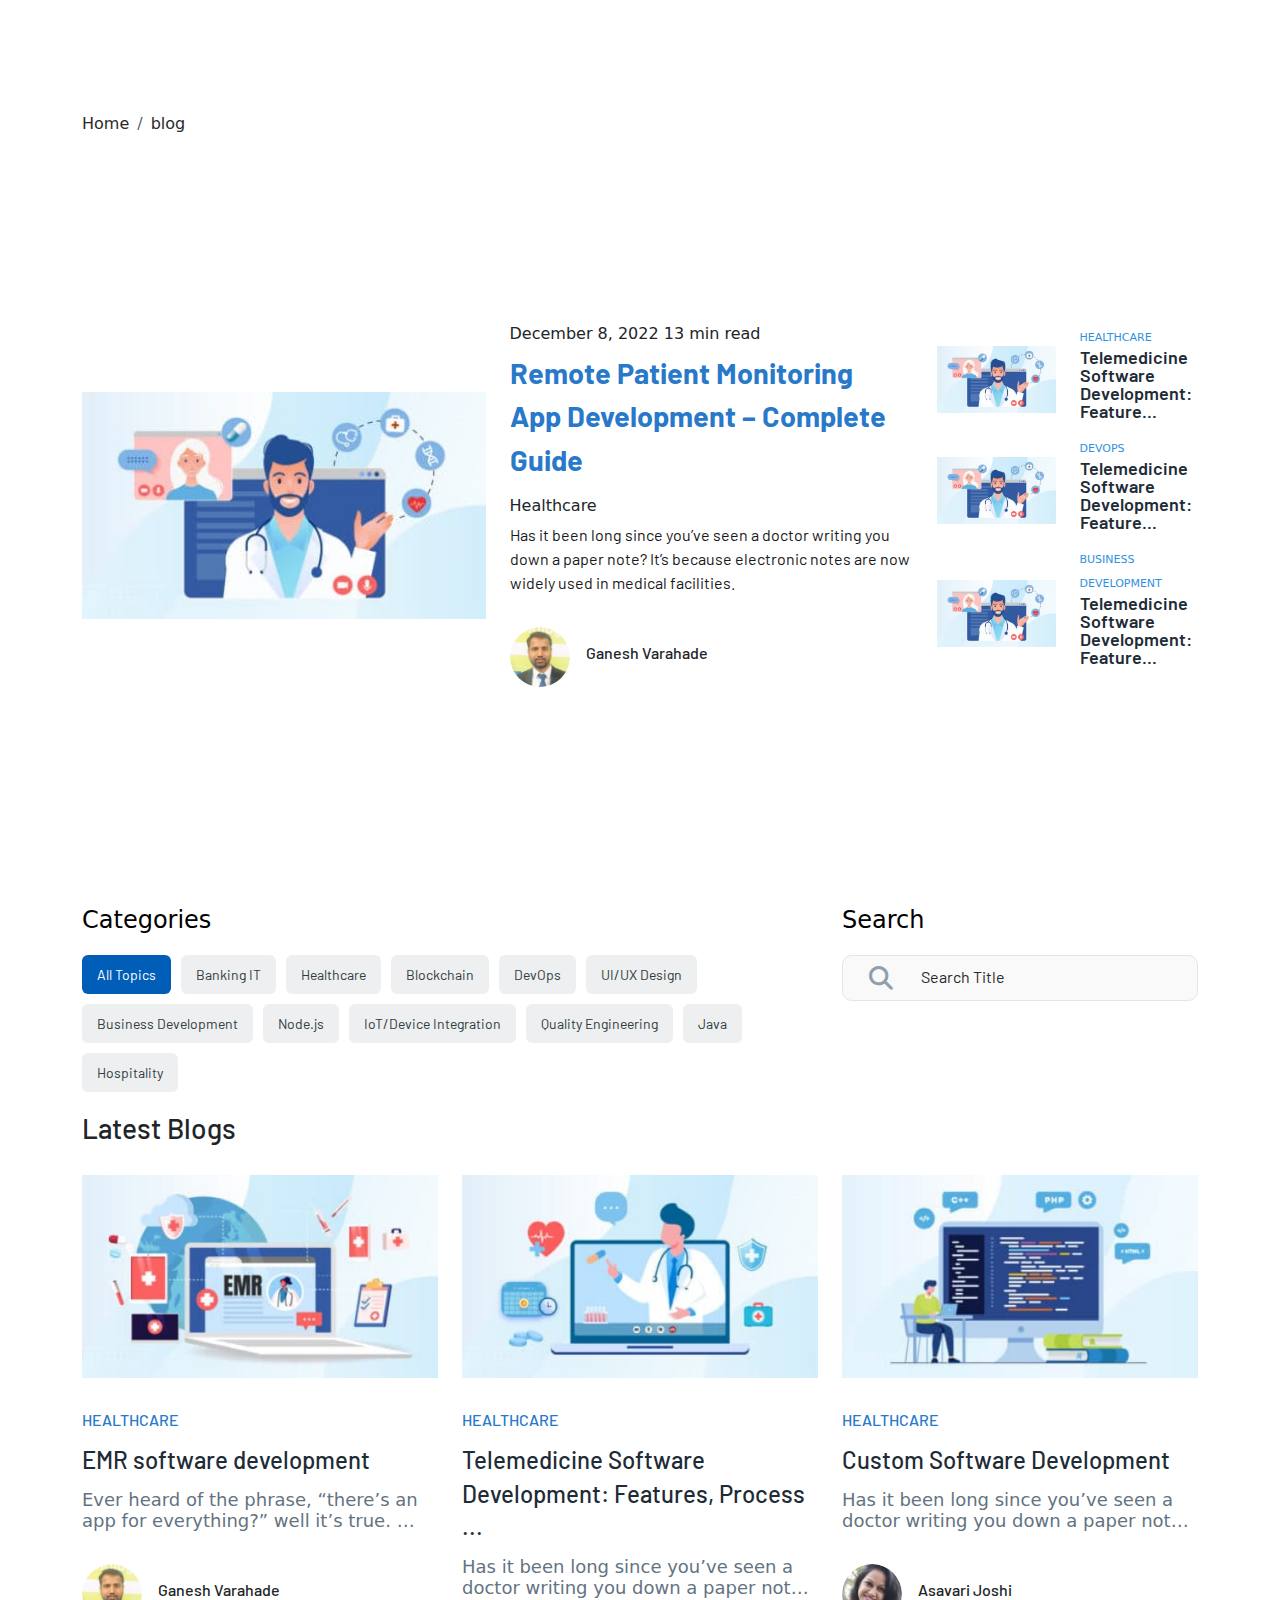
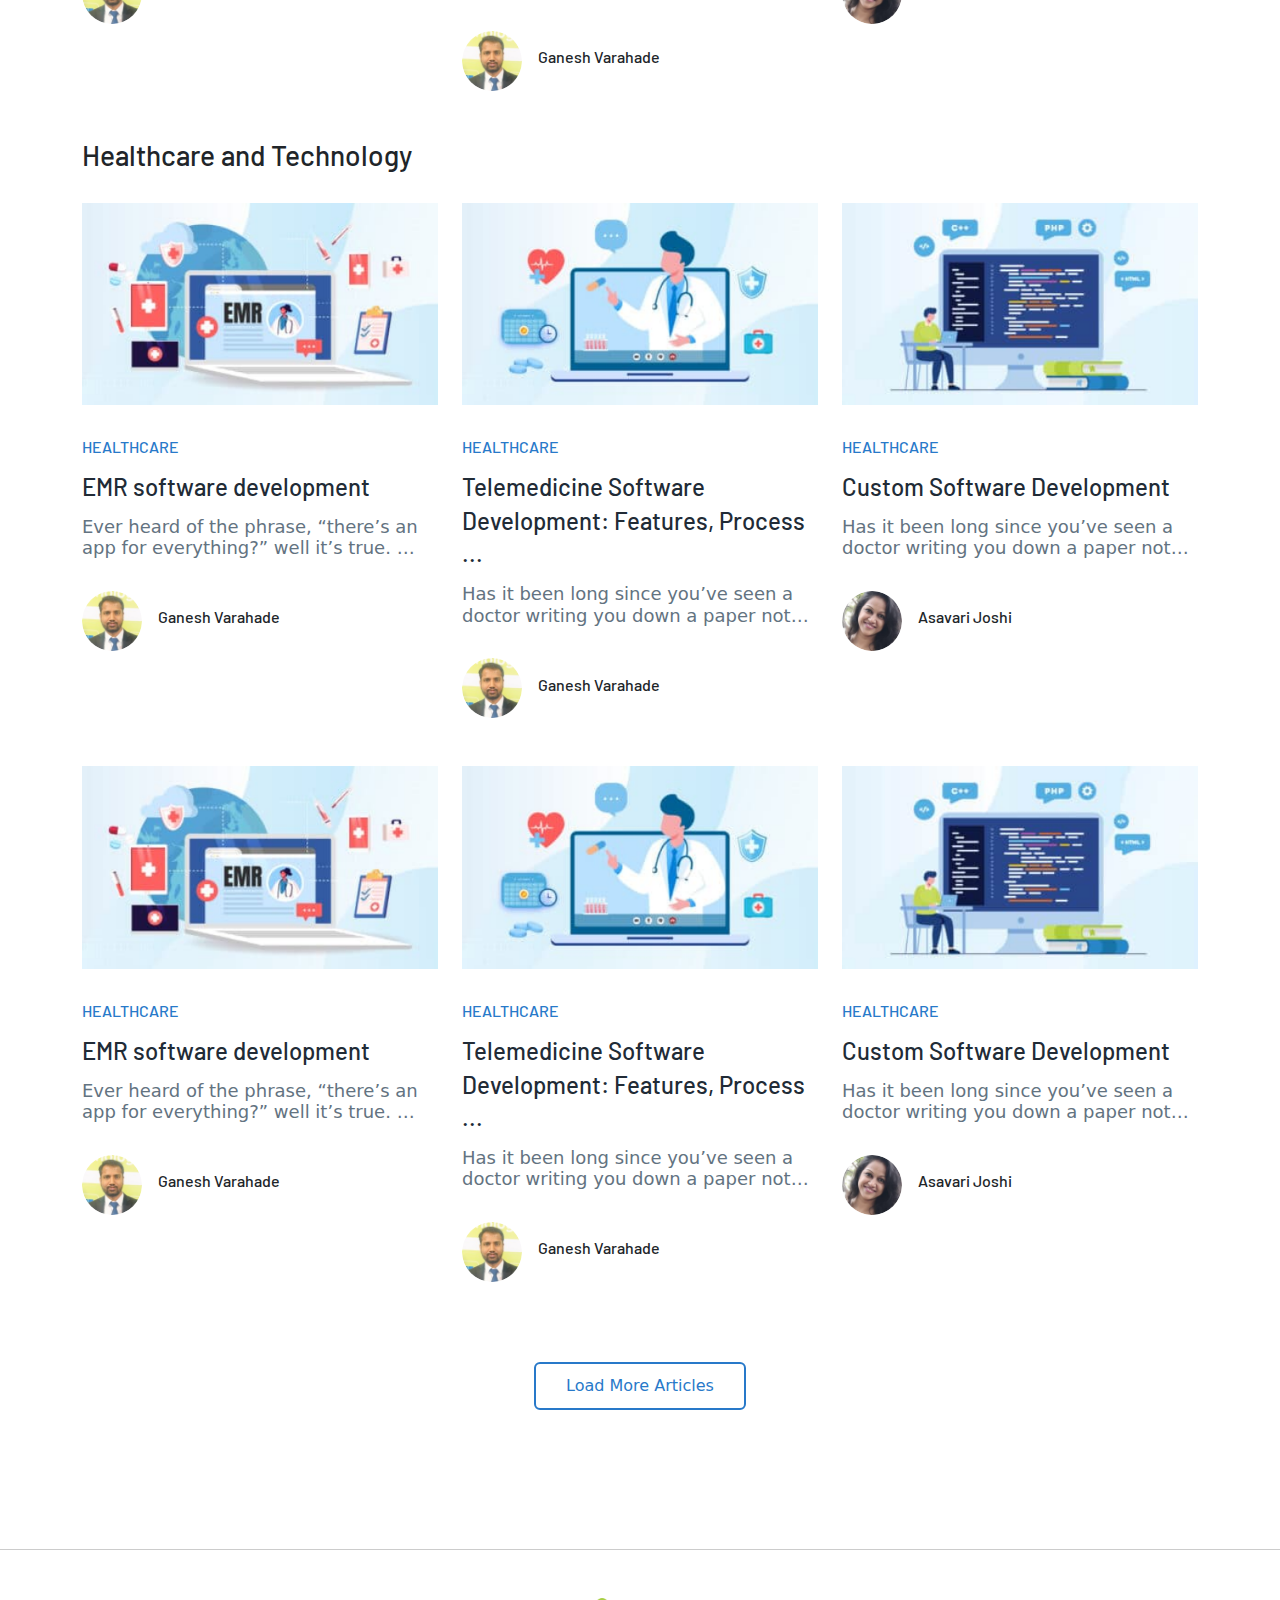
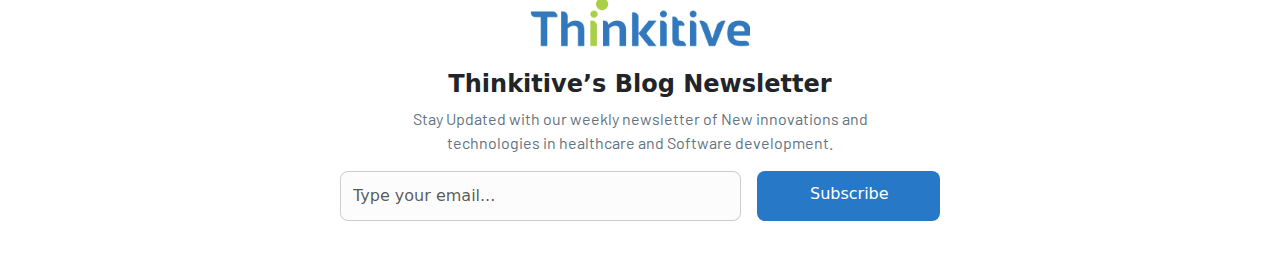
<file: index.html>
<!DOCTYPE html>
<html lang="en">
  <head>
    <meta charset="UTF-8" />
    <meta http-equiv="X-UA-Compatible" content="IE=edge" />
    <meta name="viewport" content="width=device-width, initial-scale=1.0" />
    <title>Document</title>
    <link rel="stylesheet" href="./assets/css/styles.css" />
    <link rel="stylesheet" href="./assets/css/blog-page.css">
    <link
      rel="stylesheet"
      href="https://cdnjs.cloudflare.com/ajax/libs/font-awesome/6.4.0/css/all.min.css"
    />
    <link
      rel="stylesheet"
      href="https://cdn.jsdelivr.net/npm/bootstrap@5.3.0-alpha3/dist/css/bootstrap.min.css
   "
    />
    <link
      href="https://fonts.googleapis.com/css2?family=Barlow:ital,wght@0,100;0,200;0,300;0,400;0,500;0,600;0,700;0,800;0,900;1,100;1,600;1,700;1,900&display=swap"
      rel="stylesheet"
    />
    <!-- <script type="module" src="./index.js"></script> -->
  </head>
  <body>
    <section class="breadcrumbSection">
      <div class="container">
        <nav aria-label="breadcrumb">
          <ol class="breadcrumb">
            <li class="breadcrumb-item"><a href="/">Home</a></li>

            <li class="breadcrumb-item"><a href="">blog</a></li>
          </ol>
        </nav>
      </div>
    </section>
    <section class="commonSection bannerSection">
      <div class="container">
        <div class="row">
          <div class="col-md-9">
            <div id="expertise" class="commonSection_header">
              <div class="row align-items-center">
                <div class="col-md-12 col-lg-6 d-lg-block overflow-hidden">
                  <picture>
                    <source
                      type="image/webp"
                      srcset="
                        ./assets/img/remote-patient-monitoring-app-development-img-1-390x220.jpg
                      "
                    />
                    <img
                      width="590"
                      height="414"
                      src="./assets/img/remote-patient-monitoring-app-development-img-1-390x220.jpg"
                      alt="delivered-result"
                      class="img-fluid"
                    />
                  </picture>
                </div>
                <div class="col-md-12 col-lg-6 d-lg-block overflow-hidden">
                  <h6>December 8, 2022 13 min read</h6>
                  <a href="/blog.html">
                    <h2 class="commonSection_title">
                      Remote Patient Monitoring <br />
                      App Development – Complete Guide
                    </h2>
                  </a>
                  <h6>Healthcare</h6>
                  <p>
                    Has it been long since you’ve seen a doctor writing you down
                    a paper note? It’s because electronic notes are now widely
                    used in medical facilities.
                  </p>
                  <div class="card-profile">
                    <img
                      class="profile-img"
                      src="./assets/img/blogger-img.png"
                      alt=""
                    />
                    <div class="card-profile-info">
                      <h3 class="profile-name">Ganesh Varahade</h3>
                    </div>
                  </div>
                </div>
              </div>
            </div>
          </div>
          <div class="col-md-3">
            <div class="row align-items-center">
              <div class="col-md-12 col-lg-6 d-lg-block overflow-hidden">
                <picture>
                  <source
                    type="image/webp"
                    srcset="
                      ./assets/img/remote-patient-monitoring-app-development-img-1-390x220.jpg
                    "
                  />
                  <img
                    width="590"
                    height="414"
                    src="./assets/img/remote-patient-monitoring-app-development-img-1-390x220.jpg"
                    alt="delivered-result"
                    class="img-fluid"
                  />
                </picture>
              </div>
              <div class="col-md-12 col-lg-6 d-lg-block overflow-hidden">
                <span class="subHeading">Healthcare</span>
                <h2 class="commonSection_title-small">
                  Telemedicine Software Development: Feature...
                </h2>
              </div>
            </div>
            <div class="row align-items-center">
              <div class="col-md-12 col-lg-6 d-lg-block overflow-hidden">
                <picture>
                  <source
                    type="image/webp"
                    srcset="
                      ./assets/img/remote-patient-monitoring-app-development-img-1-390x220.jpg
                    "
                  />
                  <img
                    width="590"
                    height="414"
                    src="./assets/img/remote-patient-monitoring-app-development-img-1-390x220.jpg"
                    alt="delivered-result"
                    class="img-fluid"
                  />
                </picture>
              </div>
              <div class="col-md-12 col-lg-6 d-lg-block overflow-hidden">
                <span class="subHeading">DevOps</span>
                <h2 class="commonSection_title-small">
                  Telemedicine Software Development: Feature...
                </h2>
              </div>
            </div>
            <div class="row align-items-center">
              <div class="col-md-12 col-lg-6 d-lg-block overflow-hidden">
                <picture>
                  <source
                    type="image/webp"
                    srcset="
                      ./assets/img/remote-patient-monitoring-app-development-img-1-390x220.jpg
                    "
                  />
                  <img
                    width="590"
                    height="414"
                    src="./assets/img/remote-patient-monitoring-app-development-img-1-390x220.jpg"
                    alt="delivered-result"
                    class="img-fluid"
                  />
                </picture>
              </div>
              <div class="col-md-12 col-lg-6 d-lg-block overflow-hidden">
                <span class="subHeading">Business Development</span>
                <h2 class="commonSection_title-small">
                  Telemedicine Software Development: Feature...
                </h2>
              </div>
            </div>
          </div>
        </div>
      </div>
    </section>
    <section class="blog-post-section blogBanner blog-list-page">
      <div class="container">
        <div class="row">
          <div class="col-lg-8">
            <h3 class="category-title">Categories</h3>
            <aside class="sidebar text-start">
              <div class="categories-list" style="color: white">
                <div class="category-filters-wrapper">
                  <a
                    href="https://blog.thinkitive.com"
                    class="category-filter active"
                  >
                    All Topics
                  </a>
                  <a href="https://blog.thinkitive.com" class="category-filter">
                    Banking IT
                  </a>
                  <a href="https://blog.thinkitive.com" class="category-filter"
                    >Healthcare</a
                  >
                  <a href="https://blog.thinkitive.com" class="category-filter"
                    >Blockchain</a
                  >
                  <a href="https://blog.thinkitive.com" class="category-filter"
                    >DevOps</a
                  >
                  <a href="https://blog.thinkitive.com" class="category-filter"
                    >UI/UX Design</a
                  >
                  <a href="https://blog.thinkitive.com" class="category-filter"
                    >Business Development</a
                  >
                  <a href="https://blog.thinkitive.com" class="category-filter"
                    >Node.js</a
                  >
                  <a href="https://blog.thinkitive.com" class="category-filter"
                    >IoT/Device Integration</a
                  >
                  <a href="https://blog.thinkitive.com" class="category-filter"
                    >Quality Engineering</a
                  >
                  <a href="https://blog.thinkitive.com" class="category-filter"
                    >Java</a
                  >
                  <a href="https://blog.thinkitive.com" class="category-filter"
                    >Hospitality</a
                  >
                </div>
                <!-- <div class="mobile-category-filters-wrapper">
                  <select
                    name="mobile_filters"
                    class="mobile-category-filters-select"
                  >
                    <option value="all">All Topics</option>
                    <option value="7318" selected="">Banking IT</option>
                    <option>Big Data</option>
                    <option>Business Intelligence</option>
                    <option>CIO Blog</option>
                    <option>CRM</option>
                    <option>Data Analytics</option>
                    <option>Digital Transformation</option>
                    <option>Enterprise Applications</option>
                    <option>Healthcare IT</option>
                    <option>IT Consulting</option>
                    <option>IT Service Management</option>
                    <option>Image Analysis</option>
                    <option>Information Security</option>
                    <option>Infrastructure Management</option>
                    <option>Internet of Things</option>
                    <option>Managed IT</option>
                    <option>Mobile App Development</option>
                    <option>Salesforce</option>
                    <option>SharePoint</option>
                    <option>Software Development</option>
                    <option>UI and UX Design</option>
                    <option>Web Portals</option>
                  </select>
                </div> -->
              </div>
            </aside>
          </div>
          <div class="col-lg-4">
            <h3 class="search-title">Search</h3>
            <form action="">
              <div class="search-local">
                <div class="icon">
                  <i class="fa fa-search"></i>
                </div>

                <input
                  type="text"
                  id="title"
                  name="title"
                  class="form-control border-1 rounded-8 bg-transparent"
                  placeholder="Search Title"
                  aria-describedby="button-addon3"
                />
              </div>
            </form>
          </div>
        </div>
        <div class="row">
          <div class="col-lg-12">
            <h3 class="blog-post-title">Latest Blogs</h3>
          </div>
          <div class="col-lg-4 col-sm-12 col-md-6 mb-5">
            <div class="blog_col">
              <div class="blog__img__wrap">
                <img
                  src="./assets/img/EMR-software-development.png"
                  class="img-fluid"
                  alt="Key Strategies Adopted by Mobile Wallet App Companies for Driving Consumers"
                  title="Key Strategies Adopted by Mobile Wallet App Companies for Driving Consumers"
                />
              </div>
              <h6>Healthcare</h6>
              <h2 class="heading2">
                <a
                  href="https://blog.thinkitive.com/emr-software-development/"
                  class="txt-clr"
                  >EMR software development</a
                >
              </h2>
              <h3 class="heading3">
                Ever heard of the phrase, “there’s an app for everything?” well
                it’s true.&nbsp; According to a report by Statista, as of the
                second quarter of…
              </h3>
              <div class="card-profile">
                <img
                  class="profile-img"
                  src="./assets/img/blogger-img.png"
                  alt=""
                />
                <div class="card-profile-info">
                  <h3 class="profile-name">Ganesh Varahade</h3>
                </div>
              </div>
            </div>
          </div>
          <div class="col-lg-4 col-sm-12 col-md-6 mb-5">
            <div class="blog_col">
              <div class="blog__img__wrap">
                <img
                  src="./assets/img/Telemedecine.png"
                  class="img-fluid"
                  alt="Key Strategies Adopted by Mobile Wallet App Companies for Driving Consumers"
                  title="Key Strategies Adopted by Mobile Wallet App Companies for Driving Consumers"
                />
              </div>
              <h6>Healthcare</h6>
              <h2 class="heading2">
                <a
                  href="https://blog.thinkitive.com/emr-software-development/"
                  class="txt-clr"
                  >Telemedicine Software Development: Features, Process ...</a
                >
              </h2>
              <h3 class="heading3">
                Has it been long since you’ve seen a doctor writing you down a
                paper note? It’s because electronic notes are now widely used in
                medical facilities.
              </h3>
              <div class="card-profile">
                <img
                  class="profile-img"
                  src="./assets/img/blogger-img.png"
                  alt=""
                />
                <div class="card-profile-info">
                  <h3 class="profile-name">Ganesh Varahade</h3>
                </div>
              </div>
            </div>
          </div>
          <div class="col-lg-4 col-sm-12 col-md-6 mb-5">
            <div class="blog_col">
              <div class="blog__img__wrap">
                <img
                  src="./assets/img/custom-software-development.png"
                  class="img-fluid"
                  alt="Key Strategies Adopted by Mobile Wallet App Companies for Driving Consumers"
                  title="Key Strategies Adopted by Mobile Wallet App Companies for Driving Consumers"
                />
              </div>
              <h6>Healthcare</h6>
              <h2 class="heading2">
                <a
                  href="https://blog.thinkitive.com/emr-software-development/"
                  class="txt-clr"
                  >Custom Software Development</a
                >
              </h2>
              <h3 class="heading3">
                Has it been long since you’ve seen a doctor writing you down a
                paper note? It’s because electronic notes are now widely used in
                medical facilities.
              </h3>
              <div class="card-profile">
                <img
                  class="profile-img"
                  src="./assets/img/blogger-img-2.png"
                  alt=""
                />
                <div class="card-profile-info">
                  <h3 class="profile-name">Asavari Joshi</h3>
                </div>
              </div>
            </div>
          </div>
        </div>
        <div class="row">
          <div class="col-lg-12">
            <h3 class="blog-post-title">Healthcare and Technology</h3>
          </div>
          <div class="col-lg-4 col-sm-12 col-md-6 mb-5">
            <div class="blog_col">
              <div class="blog__img__wrap">
                <img
                  src="./assets/img/EMR-software-development.png"
                  class="img-fluid"
                  alt="Key Strategies Adopted by Mobile Wallet App Companies for Driving Consumers"
                  title="Key Strategies Adopted by Mobile Wallet App Companies for Driving Consumers"
                />
              </div>
              <h6>Healthcare</h6>
              <h2 class="heading2">
                <a
                  href="https://blog.thinkitive.com/emr-software-development/"
                  class="txt-clr"
                  >EMR software development</a
                >
              </h2>
              <h3 class="heading3">
                Ever heard of the phrase, “there’s an app for everything?” well
                it’s true.&nbsp; According to a report by Statista, as of the
                second quarter of…
              </h3>
              <div class="card-profile">
                <img
                  class="profile-img"
                  src="./assets/img/blogger-img.png"
                  alt=""
                />
                <div class="card-profile-info">
                  <h3 class="profile-name">Ganesh Varahade</h3>
                </div>
              </div>
            </div>
          </div>
          <div class="col-lg-4 col-sm-12 col-md-6 mb-5">
            <div class="blog_col">
              <div class="blog__img__wrap">
                <img
                  src="./assets/img/Telemedecine.png"
                  class="img-fluid"
                  alt="Key Strategies Adopted by Mobile Wallet App Companies for Driving Consumers"
                  title="Key Strategies Adopted by Mobile Wallet App Companies for Driving Consumers"
                />
              </div>
              <h6>Healthcare</h6>
              <h2 class="heading2">
                <a
                  href="https://blog.thinkitive.com/emr-software-development/"
                  class="txt-clr"
                  >Telemedicine Software Development: Features, Process ...</a
                >
              </h2>
              <h3 class="heading3">
                Has it been long since you’ve seen a doctor writing you down a
                paper note? It’s because electronic notes are now widely used in
                medical facilities.
              </h3>
              <div class="card-profile">
                <img
                  class="profile-img"
                  src="./assets/img/blogger-img.png"
                  alt=""
                />
                <div class="card-profile-info">
                  <h3 class="profile-name">Ganesh Varahade</h3>
                </div>
              </div>
            </div>
          </div>
          <div class="col-lg-4 col-sm-12 col-md-6 mb-5">
            <div class="blog_col">
              <div class="blog__img__wrap">
                <img
                  src="./assets/img/custom-software-development.png"
                  class="img-fluid"
                  alt="Key Strategies Adopted by Mobile Wallet App Companies for Driving Consumers"
                  title="Key Strategies Adopted by Mobile Wallet App Companies for Driving Consumers"
                />
              </div>
              <h6>Healthcare</h6>
              <h2 class="heading2">
                <a
                  href="https://blog.thinkitive.com/emr-software-development/"
                  class="txt-clr"
                  >Custom Software Development</a
                >
              </h2>
              <h3 class="heading3">
                Has it been long since you’ve seen a doctor writing you down a
                paper note? It’s because electronic notes are now widely used in
                medical facilities.
              </h3>
              <div class="card-profile">
                <img
                  class="profile-img"
                  src="./assets/img/blogger-img-2.png"
                  alt=""
                />
                <div class="card-profile-info">
                  <h3 class="profile-name">Asavari Joshi</h3>
                </div>
              </div>
            </div>
          </div>
          <div class="col-lg-4 col-sm-12 col-md-6 mb-5">
            <div class="blog_col">
              <div class="blog__img__wrap">
                <img
                  src="./assets/img/EMR-software-development.png"
                  class="img-fluid"
                  alt="Key Strategies Adopted by Mobile Wallet App Companies for Driving Consumers"
                  title="Key Strategies Adopted by Mobile Wallet App Companies for Driving Consumers"
                />
              </div>
              <h6>Healthcare</h6>
              <h2 class="heading2">
                <a
                  href="https://blog.thinkitive.com/emr-software-development/"
                  class="txt-clr"
                  >EMR software development</a
                >
              </h2>
              <h3 class="heading3">
                Ever heard of the phrase, “there’s an app for everything?” well
                it’s true.&nbsp; According to a report by Statista, as of the
                second quarter of…
              </h3>
              <div class="card-profile">
                <img
                  class="profile-img"
                  src="./assets/img/blogger-img.png"
                  alt=""
                />
                <div class="card-profile-info">
                  <h3 class="profile-name">Ganesh Varahade</h3>
                </div>
              </div>
            </div>
          </div>
          <div class="col-lg-4 col-sm-12 col-md-6 mb-5">
            <div class="blog_col">
              <div class="blog__img__wrap">
                <img
                  src="./assets/img/Telemedecine.png"
                  class="img-fluid"
                  alt="Key Strategies Adopted by Mobile Wallet App Companies for Driving Consumers"
                  title="Key Strategies Adopted by Mobile Wallet App Companies for Driving Consumers"
                />
              </div>
              <h6>Healthcare</h6>
              <h2 class="heading2">
                <a
                  href="https://blog.thinkitive.com/emr-software-development/"
                  class="txt-clr"
                  >Telemedicine Software Development: Features, Process ...</a
                >
              </h2>
              <h3 class="heading3">
                Has it been long since you’ve seen a doctor writing you down a
                paper note? It’s because electronic notes are now widely used in
                medical facilities.
              </h3>
              <div class="card-profile">
                <img
                  class="profile-img"
                  src="./assets/img/blogger-img.png"
                  alt=""
                />
                <div class="card-profile-info">
                  <h3 class="profile-name">Ganesh Varahade</h3>
                </div>
              </div>
            </div>
          </div>
          <div class="col-lg-4 col-sm-12 col-md-6 mb-5">
            <div class="blog_col">
              <div class="blog__img__wrap">
                <img
                  src="./assets/img/custom-software-development.png"
                  class="img-fluid"
                  alt="Key Strategies Adopted by Mobile Wallet App Companies for Driving Consumers"
                  title="Key Strategies Adopted by Mobile Wallet App Companies for Driving Consumers"
                />
              </div>
              <h6>Healthcare</h6>
              <h2 class="heading2">
                <a
                  href="https://blog.thinkitive.com/emr-software-development/"
                  class="txt-clr"
                  >Custom Software Development</a
                >
              </h2>
              <h3 class="heading3">
                Has it been long since you’ve seen a doctor writing you down a
                paper note? It’s because electronic notes are now widely used in
                medical facilities.
              </h3>
              <div class="card-profile">
                <img
                  class="profile-img"
                  src="./assets/img/blogger-img-2.png"
                  alt=""
                />
                <div class="card-profile-info">
                  <h3 class="profile-name">Asavari Joshi</h3>
                </div>
              </div>
            </div>
          </div>
          <div class="load-more-articles d-flex justify-content-center">
            <button>Load More Articles</button>
          </div>
        </div>
      </div>
    </section>
    <section class="blog-newsletter">
      <div class="container">
        <div class="row">
          <div class="col-lg-12">
            <div class="newlatter-section">
              <div class="think_logo mb-3">
                <img
                  src="./assets/img/thinkitive_logo.png"
                  class="img-fluid"
                  width="220"
                  alt=""
                />
              </div>
              <div class="newlatter-content">
                <h4>Thinkitive’s Blog Newsletter</h4>
                <p>
                  Stay Updated with our weekly newsletter of New innovations and
                  technologies in healthcare and Software development.
                </p>
              </div>
              <div class="BlogDetail_subscribe">
                <div class="newletter" id="mc_embed_signup">
                  <form
                    action=""
                    method="post"
                    class="validate"
                    target="_blank"
                    novalidate=""
                  >
                    <div class="d-flex">
                      <div class="input-group">
                        <input
                          type="email"
                          class="form-control required email"
                          name="EMAIL"
                          placeholder="Type your email..."
                          id="mce-EMAIL"
                        />
                      </div>
                      <div class="input-group-append">
                        <button type="submit" class="btn" name="subscribe">
                          Subscribe
                        </button>
                      </div>
                    </div>
                  </form>
                </div>
              </div>
            </div>
          </div>
        </div>
      </div>
    </section>
  </body>
</html>
</file>
<file: assets/css/styles.css>
@import url("https://fonts.googleapis.com/css2?family=Barlow:ital,wght@0,100;0,200;0,300;0,400;0,500;0,600;0,700;0,800;0,900;1,100;1,600;1,700;1,900&display=swap");

html {
  box-sizing: border-box;
}

*,
*:before,
*:after {
  box-sizing: inherit;
  padding: 0;
  margin: 0;
}
body {
  font-family: "Barlow", sans-serif;
  font-size: 1rem;
}

a {
  text-decoration: none;
  text-transform: none;
}
/* header Section css  */
.commonSection {
  padding: 100px 0;
}

.bannerSection {
  padding: 60px 0 80px 0;
}

.bannerSection a {
  text-decoration: none;
}
.commonSection_title {
  color: #2879c9;
  font-family: "Barlow", sans-serif;
  line-height: 1.5;
  font-weight: 700 !important;
  margin-bottom: 15px;
  font-size: calc(18px + (36 - 18) * ((100vw - 320px) / (1920 - 320)));
  text-decoration: none;
}
.commonSection_title-small {
  color: #212b36;
  font-family: "Barlow", sans-serif;

  line-height: 1;
  font-weight: 600 !important;
  margin-bottom: 15px;
  font-size: 18px;
}
.subHeading {
  color: #3091de;
  font-size: 11px;
  line-height: 0.5;
  text-transform: uppercase;
  font-weight: 500;
}
/* .commonSection_title {
   
} */

#categories-list {
  list-style: none;
  margin: 0;
  padding: 0;
}

#categories-list li {
  margin: 0 0 10px;
}

.sidebar {
  display: -ms-flexbox;
  display: flex;
  -ms-flex-align: center;
  align-items: center;
  -ms-flex-direction: column;
  flex-direction: column;
}

/*  SIDEBAR CATEGOERY CSS */
.blog-list-page .category-filters-wrapper {
  display: flex;
  flex-wrap: wrap;
  margin-bottom: 10px;
}
.blog-list-page .category-filters-wrapper .category-filter {
  cursor: pointer;
  color: #303d3d;
  background: #919eab29;
  background: rgba(145, 158, 171, 0.16);
  border-radius: 6px;
  margin: 0 10px 10px 0;
  padding: 11px 15px;
  font-size: 14px;
  font-family: "Barlow", sans-serif;
  line-height: normal;
  transition: all 0.15s;
  display: block;
  text-decoration: none;
}
.blog-list-page .category-filters-wrapper .category-filter.active {
  background-color: #005eb8;
  color: #fff;
}
/* @media (max-width: 1023px) {
  .blog-list-page .category-filters-wrapper {
    display: none;
  }
} */

.blog-list-page .category-filters-wrapper .category-filter:hover {
  background-color: #e9f5fc;
}

.blog-list-page .category-filters-wrapper .category-filter.active {
  background-color: #005eb8;
  color: #fff;
}

.blog-list-page .mobile-category-filters-wrapper {
  display: none;
  flex: 1;
  margin: 0 0 20px;
}

@media (max-width: 1023px) {
  .blog-list-page .mobile-category-filters-wrapper {
    display: block;
  }
}

.blog-list-page
  .mobile-category-filters-wrapper
  .mobile-category-filters-select {
  -webkit-appearance: none;
  -moz-appearance: none;
  appearance: none;
  background-image: url("../../assets/img/expand-black.svg");
  background-position: right 16px top 50%;
  background-repeat: no-repeat;
  background-size: 16px;
  border-color: #ebebeb;
  font-size: 14px;
  font-family: "Barlow", sans-serif;
  height: 44px;
  line-height: normal;
  max-width: 400px;
  min-width: 300px;
  padding: 10px 35px 10px 20px;
}

@media (max-width: 767px) {
  .blog-list-page
    .mobile-category-filters-wrapper
    .mobile-category-filters-select {
    min-width: 150px;
  }
}

.blog-list-page
  .mobile-category-filters-wrapper
  .mobile-category-filters-select::-ms-expand {
  display: none;
}

.sidebar-form {
  display: -ms-flexbox;
  display: flex;
  -ms-flex-direction: column;
  flex-direction: column;
  -ms-flex-align: end;
  align-items: flex-end;
}

.search-form {
  margin-top: 30px;
  max-width: 355px;
  width: 100%;
}

@media screen and (min-width: 950px) {
  .search-form {
    margin-top: 0;
    width: 20%;
  }
}

/* blog post */
#blog_search .form-control {
  font-size: 14px;
  font-family: "Barlow", sans-serif;
  height: 50px;
  padding-left: 30px;
  z-index: 1;
  position: relative;
  color: #919eab;
  border: 0.1rem solid #e2e5e9;
  border-radius: 0.6rem;
  padding: 0.4em 1.6em;
  color: rgb(63 71 81);
  font-size: var(--font-size-small);
  margin-bottom: 0.8rem;
}

/* SEARCH BAR CONTAINER */
.search-local {
  width: 100%;
  max-width: 75rem;
  background: #f9f9f9;
  min-height: 45px;
  height: auto;
  border-right: none;
  border-radius: 1rem;
  align-items: center;
  column-gap: 1rem;
  padding-left: 2rem;
  display: flex;
}

/* INPUT */
.search-local input {
  height: 100%;
  width: 100%;
  flex: 1 1 25rem;
  background: #f9f9f9;
  display: flex;
  outline: none;
  border: none;
  color: #292929;
}

input[type="text"]::placeholder {
  color: #292929;
  font-size: 16px;
  font-family: "Barlow", sans-serif;
}

/* BUTTON */
.search-local button {
  background: #919eab;
  border: none;
  border-radius: 0 1rem 1rem 0;
  font-weight: 500;
  font-size: 2.4rem;
  font-family: "Barlow", sans-serif;
  height: 7rem;
  width: 18rem;
  cursor: pointer;
  transition: all 0.3s;
  text-align: center;
}

.search-local button .search-icon {
  display: none;
}

.search-local button:hover {
  letter-spacing: 0.5rem;
}

/* MEDIAS */
@media (max-width: 575px) {
  .search-local {
    padding-left: 0;
    column-gap: 0.25rem;
  }

  .search-local button {
    width: 10rem;
  }

  button a {
    display: none;
  }

  .search-local button .search-icon {
    display: block;
    margin-inline: auto;
    color: #f9f9f9;
    font-size: 3rem;
  }

  input[type="text"]::placeholder {
    font-size: 1.7rem;
  }
}

/* ICON */
.icon {
  color: #919eab;
  font-size: 1.5rem;
  display: flex;
  align-items: center;
  cursor: pointer;
}
.search-local {
  border: 0.1rem solid #e2e5e9;
  border-radius: 0.6rem;
  padding: 0.4em 1.6em;
  font-size: var(--font-size-small);
}
.category-title,
.search-title {
  font-size: 24px;
  color: #000;
  margin-bottom: 20px;
  text-align: start;
}
.blogBanner {
  padding: 75px 0;
}
.blogBanner .blog-post-title {
  font-size: 28px;
  line-height: 1.2;
  font-family: "Barlow", sans-serif;
  margin-bottom: 30px;
}
.blogBanner .blog_col .heading2 {
  padding: 5px 0 5px;
  font-size: 28px;
  font-family: "Barlow", sans-serif;
  line-height: 1.2;
}
.blogBanner .blog_col .heading2 a {
  text-decoration: none;
  font-size: 24px;
  line-height: 1.2;
  font-family: "Barlow", sans-serif;
  color: #212b36;
}

.blogBanner .blog_col .heading3 {
  font-size: 18px;
  line-height: 1.2;
  color: #637381;
  font-weight: 400;
  overflow: hidden;
  display: -webkit-box;
  -webkit-line-clamp: 2;
  -webkit-box-orient: vertical;
  text-overflow: ellipsis;
}
.blogBanner .blog_col h6 {
  font-size: 1rem;
  font-family: "Barlow", sans-serif;
  text-transform: uppercase;
  line-height: 1.2;
  margin-top: 2rem;
  color: #2879c9;
}

.blogBanner .card-profile {
  display: flex;
  margin-top: 2rem;
  align-items: center;
}
.blogBanner .profile-img {
  width: 60px;
  height: 60px;
  object-fit: cover;
  border-radius: 50%;
}

.card-profile {
  display: flex;
  margin-top: 2rem;
  align-items: center;
}

.profile-img {
  width: 60px;
  height: 60px;
  object-fit: cover;
  border-radius: 50%;
}

.card-profile-info {
  margin-left: 1rem;
}

.profile-name {
  font-size: 1rem;
  font-family: "Barlow", sans-serif;
}

.profile-followers {
  color: var(--clr-gray-med);
  font-size: 0.9rem;
  font-family: "Barlow", sans-serif;
}

.breadcrumb a {
  text-decoration: none;
  color: rgba(0, 0, 0, 0.45);
}
.breadcrumb li a:nth-last-child(1) {
  color: #292929;
  padding: 0.25rem 0;
}

.breadcrumbSection {
  padding-top: 3rem;
  padding-bottom: 3rem;
}

.breadcrumbSection h1 {
  font-style: normal;
  font-weight: 900;
  font-size: 60px;
  color: #2879c9;
  font-family: "Barlow", sans-serif;
  line-height: 100%;
  letter-spacing: 1px;
  text-transform: capitalize;
}

.breadcrumbSection header {
  min-width: 20rem;
  text-align: center;
}

.author-line a {
  /* text-decoration: none; */
  color: #2878c8;
}
.breadcrumbSection .info_block ul li a {
  color: #000000b2;
  text-decoration: none;
}

.share .social-media__item {
  display: flex;
  align-items: center;
  justify-content: center;
  border: 1px solid #e2e5e9;
  border-radius: 50%;
  color: #1877f2;
  transition-property: color, background-color, border-color;
  background-color: #fff;
}
.share .social-media__list {
  place-content: center;
}

.social-media__list {
  display: grid;
  grid-gap: 1.2rem 1.6rem;
  grid-template-columns: repeat(
    auto-fit,
    var(--social-media-item-size, 1.8rem)
  );
  color: #0b0c0d;
}
.share .social-media__item svg {
  max-width: 1.5rem;
  max-height: 1.5rem;
}

.card__meta li {
  color: #f8f8f8;
  display: inline;
  list-style-type: none;
  margin-bottom: 0;
  padding-right: 1em;
  font-size: 0.85em;
  font-variant: small-caps;
  letter-spacing: 1px;
}
.load-more-articles {
  padding-top: 2rem;
}

.load-more-articles button {
  background: transparent;
  padding: 10px 30px;
  border-radius: 6px;
  border: 2px solid #2879c9;
  color: #2879c9;
}
.load-more-articles button:hover {
  text-decoration: none;
  background: #2879c9;
  cursor: pointer;
  transition: all 0.5s ease;
  color: #fff !important;
  border: 2px solid #2979c9;
}

.blog-newsletter {
  padding: 3rem 2rem;
  border-top: 1px solid #ccc;
}
.blog-newsletter .newlatter-section {
  margin: 0 auto;
  text-align: center;
  max-width: 100vw;
  width: 600px;
}
.blog-newsletter .newlatter-content p {
  font-size: 1rem;
  max-width: 550px;
  margin: 0 auto;
}
.newlatter-content h4 {
  font-style: normal;
  font-weight: 600;
  font-size: 24px;
  line-height: 30px;
}
.newlatter-content p {
  color: #637381;
  padding-bottom: 1rem;
}
.BlogDetail_subscribe .input-group {
  background-color: #f5f5f5;
  border-radius: 8px;
}

.BlogDetail_subscribe .form-control {
  min-height: 50px;
  background: #fcfcfc;
  border: 1px solid #cecece;
  border-radius: 8px;
}
.BlogDetail_subscribe button {
  background: #2878c8;
  border-radius: 8px;
  display: flex;
  flex-direction: row;
  align-items: flex-start;
  padding: 10px 52px;
  gap: 8px;
  min-height: 50px;
  color: #fff;
  width: 183px;
  height: 50px;
  margin-left: 1rem;
}
.BlogDetail_subscribe button:hover {
  background-color: #2878c8;
  color: #f5f5f5;
}

@media (max-width: 1699px) {
}

@media (max-width: 1199.98px) {
  .blogBanner .blog-post-title {
    margin-top: 2rem;
  }
  .breadcrumbSection h1 {
    font-size: 44px;
  }
}

@media (max-width: 991.98px) {
  .sidebar {
    flex-direction: column;

    display: flex;
    align-items: self-start;
  }
  .blogBanner .blog-post-title {
    margin-top: 3rem;
  }
  .breadcrumbSection h1 {
    font-size: 32px;
  }
}
@media (max-width: 767.98px) {
  .bannerSection {
    padding: 0 0 1rem;
  }
  .blogBanner {
    padding: 40px 0;
  }
  .blogBanner .blog_col .heading2 a {
    color: #212b36;
    font-size: 22px;
    font-family: "Barlow", sans-serif;
    line-height: 1.2;
    text-decoration: none;
  }

  .blogBanner .blog-post-title {
    margin-bottom: 30px;
    font-size: 24px;
    font-family: "Barlow", sans-serif;
    line-height: 1.2;
  }
  .breadcrumbSection h1 {
    font-size: 28px;
  }
}
@media (max-width: 575.98px) {
  .breadcrumbSection h1 {
    font-size: 24px;
  }
}
</file>
<file: assets/css/blog-page.css>
:root {
  color-scheme: normal;
  --mariner-desaturated: #d3eaf2;
  --mariner: #2596be;
  --white: white;
  --black: #000000b2;
  --grey: #ced4d9;
}

html {
  scroll-behavior: smooth;
}

body {
  background-color: var(--white);
  color: var(--black);
  margin: 0;
  line-height: 1.7;
  font-family: "Barlow", sans-serif;
  transition: 0.3s background-color, 0.7s color;
}

section {
  margin-top: 4rem;
}
p {
  font-family: "Barlow", sans-serif !important;
  color: #191919;
}

h2[id],
h3[id],
h4[id],
h5[id],
h6[id] {
  cursor: pointer;
  margin: 0 0 1rem -2rem;
  padding: 2rem 0;
  width: calc(100% + 8rem);
  transition: all 1s, color 0s;
  font-family: "Barlow", sans-serif;
}

h2[id]:hover::before,
h3[id]:hover::before,
h4[id]:hover::before,
h5[id]:hover::before,
h6[id]:hover::before {
  color: #fafafa;
  font-family: "Barlow", sans-serif;
  /* background: crimson; */
}
section.visible h2[id],
section.visible h3[id],
section.visible h4[id],
section.visible h5[id],
section.visible h6[id] {
  padding: 2rem;
  font-family: "Barlow", sans-serif;
  color: #191919;
  font-weight: 600;
  text-shadow: 1px 1px 1px rgba(0, 0, 0, 0.1);
}
section.visible h2[id]::before,
section.visible h3[id]::before,
section.visible h4[id]::before,
section.visible h5[id]::before,
section.visible h6[id]::before {
  text-shadow: none;
}
section.visible h2[id]:hover::before,
section.visible h3[id]:hover::before,
section.visible h4[id]:hover::before,
section.visible h5[id]:hover::before,
section.visible h6[id]:hover::before {
  color: #2879c9;
}

.content-container {
  display: flex;
  flex-direction: row;
}
.content-container .content-sidebar {
  flex: 0 0 25%;
  padding: 0 1rem;
  position: relative;
}
.content-container .content-sidebar .content-navigation {
  position: sticky;
  top: 0;
  display: flex;
  flex-direction: column;
  width: 100%;
  padding: 2rem 0;
}
.content-container .content-sidebar a {
  display: block;
  padding: 0.25rem 0;
  text-decoration: none;
  color: var(--black);
  font-size: 1rem;
  margin-top: 10px;
}

.content-container .content-sidebar .toc-item a.visible:before {
  content: " ";
  height: 0;
  width: 0;
  pointer-events: none;
  border: 8px solid #29b47300;
  border-top-color: #c4cdc8;
  margin-left: 0px;
  top: 10px;
  left: -14px;
  transform: rotate(270deg);
  position: absolute;
}

.content-container .content-sidebar .toc-item a.visible {
  color: #2879c9;
  counter-increment: section;
  list-style-type: none;
  transition: border-left 0.3s;
  font-weight: 500;
}
.content-container .content-sidebar a.visible ~ a {
  color: #999;
}
.content-container .content-sidebar .content-navigation-title {
  margin: 0;
  font-size: 1rem;
  font-weight: normal;
  text-transform: uppercase;
  color: 000000cc;
}
.content-container .content {
  flex: 0 1 70%;
  font-size: 1.1rem;
  line-height: 1.6;
}

.toc-item {
  color: var(--black);
  counter-increment: section;
  list-style-type: none;
  transition: 0.3s border-left;
  position: relative;
}
.content-container .content-sidebar a.visible .toc-item a,
h2 a,
h3 a {
  color: var(--black);
  text-decoration: none;
}

.toc-item a,
h2 a,
h3 a {
  color: var(--black);
  text-decoration: none;
}
.navigationList {
  padding-left: 0;
  margin-bottom: 0;
}
.toc-item a,
h2 a,
h3 a {
  text-decoration: none;
  color: var(--black);
}

section h3 a {
  color: var(--black);
}

.toc-item a:visited,
h2 a:visited,
h3 a:visited {
  color: var(--black);
}

.toc-item a:active,
h2 a:active,
h3 a:active {
  color: inherit;
}

.toc-item a:hover {
  color: var(--mariner);
}
.info_block {
  display: flex;
  gap: 6px;
  margin-bottom: 6px;
}

.aside .card {
  height: 5rem;
  display: flex;
  align-items: center;
  text-transform: capitalize;
  margin: 1rem 0;
  cursor: pointer;
}

.aside .card img {
  height: 100%;
  width: 40%;
  margin-right: 0.5rem;
}

.newsletter {
  padding: 2rem;
  border-radius: 20px;
  background-color: #2879c9;
  color: #fff;
}
.newsletter .letConnectBtn {
  padding: 12px 30px;
  margin-top: 1rem;
  color: #2879c9;
  background-color: #fff;
}

.social-box {
  margin-top: 15px;
  display: flex;
  justify-content: center;
}
.social-box a {
  width: 40px;
  height: 40px;
  color: #e7e7e7;
  background: #b9b5b5;
  border: 1px solid #b9b5b5;
  border-radius: 50%;
  justify-content: center;
  align-items: center;
  margin-right: 8px;
  transition: all 0.2s ease-in-out;
  display: inline-flex;
  text-decoration: none;
}
.social-box a:hover {
  border-color: #2879c9;
}

@media (max-width: 1440px) {
  .other-articles-seaction {
    display: none;
  }
}

@media (max-width: 1280px) {
  .content-container .content-sidebar {
    display: none;
  }
  .content-container {
    display: flex;
    flex-direction: column;
  }
}
</file>
